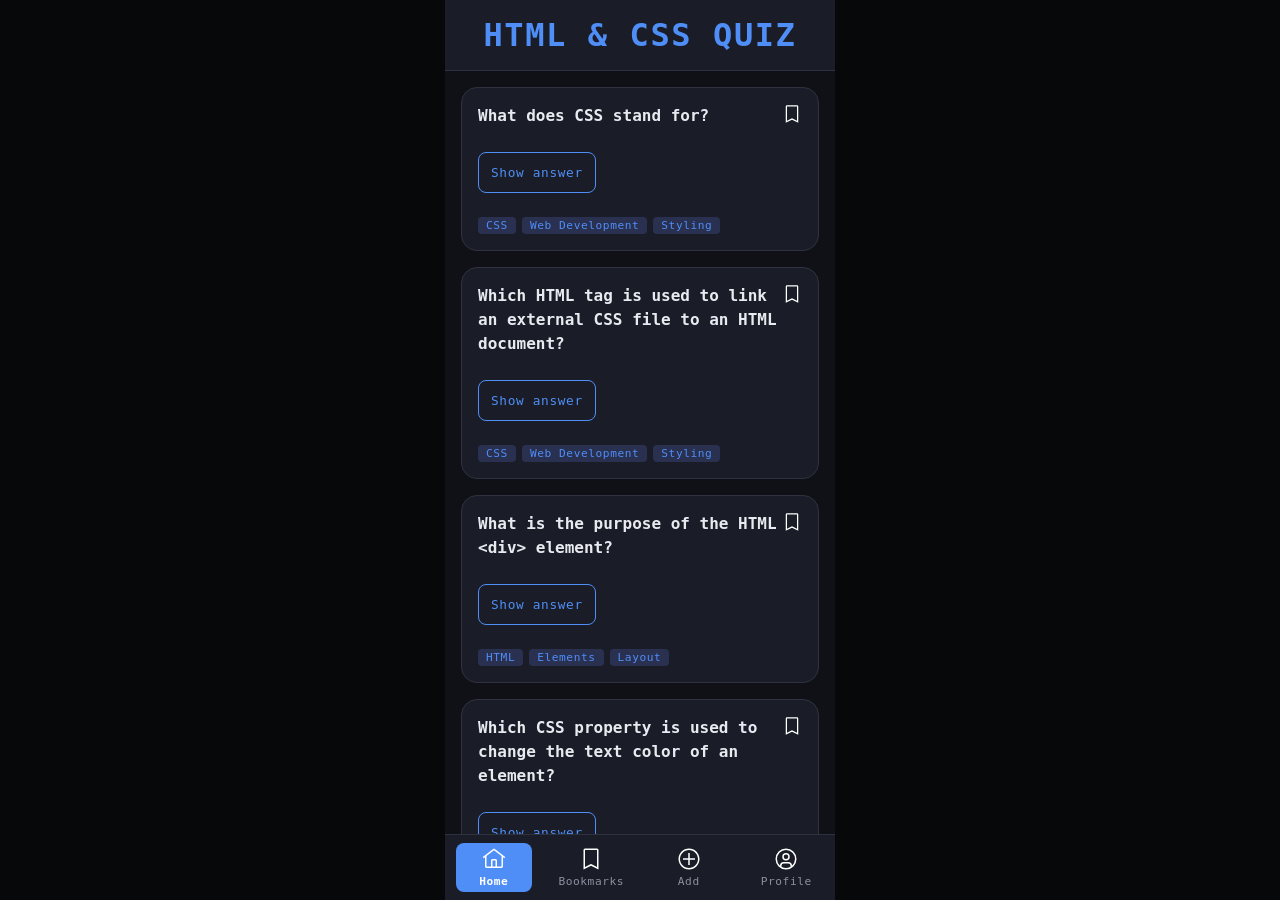
<file: index.html>
<!doctype html>
<html lang="en">
  <head>
    <meta charset="utf-8" />
    <meta name="viewport" content="width=device-width, initial-scale=1" />
    <title>HTML & CSS Quizz</title>
    <link rel="stylesheet" href="./styles.css" />
  </head>
  <body>
    <header class="header">
      <h1 class="header__title">HTML & CSS QUIZ</h1>
    </header>
    <main class="main">
      <article class="card">
        <h2 class="card__title">What does CSS stand for?</h2>
        <p class="card__answer hidden">Cascading Style Sheets</p>
        <button class="card__button">Show answer</button>
        <div class="card__bookmark">
          <img src="./assets/bookmark.svg" alt="Not bookmarked" />
        </div>
        <div class="card__tags">
          <span class="card__tag">CSS</span>
          <span class="card__tag">Web Development</span>
          <span class="card__tag">Styling</span>
        </div>
      </article>
      <article class="card">
        <h2 class="card__title">
          Which HTML tag is used to link an external CSS file to an HTML
          document?
        </h2>
        <p class="card__answer" hidden>link</p>
        <button class="card__button">Show answer</button>
        <div class="card__bookmark">
          <img src="./assets/bookmark.svg" alt="Not bookmarked" />
        </div>
        <div class="card__tags">
          <span class="card__tag">CSS</span>
          <span class="card__tag">Web Development</span>
          <span class="card__tag">Styling</span>
        </div>
      </article>
      <article class="card">
        <h2 class="card__title">
          What is the purpose of the HTML <code>&lt;div&gt;</code> element?
        </h2>
        <p class="card__answer" hidden>
          It is a container element used to group and style content together.
        </p>
        <button class="card__button">Show answer</button>
        <div class="card__bookmark">
          <img src="./assets/bookmark.svg" alt="Not bookmarked" />
        </div>
        <div class="card__tags">
          <span class="card__tag">HTML</span>
          <span class="card__tag">Elements</span>
          <span class="card__tag">Layout</span>
        </div>
      </article>
      <article class="card">
        <h2 class="card__title">
          Which CSS property is used to change the text color of an element?
        </h2>
        <p class="card__answer" hidden>Color</p>
        <button class="card__button">Show answer</button>
        <div class="card__bookmark">
          <img src="./assets/bookmark.svg" alt="Not bookmarked" />
        </div>
        <div class="card__tags">
          <span class="card__tag">CSS</span> <span class="card__tag">Text</span>
          <span class="card__tag">Styling</span>
        </div>
      </article>
      <article class="card">
        <h2 class="card__title">
          What is the default display property for most HTML elements?
        </h2>
        <p class="card__answer" hidden>block</p>
        <button class="card__button">Show answer</button>
        <div class="card__bookmark">
          <img src="./assets/bookmark.svg" alt="Not bookmarked" />
        </div>
        <div class="card__tags">
          <span class="card__tag">CSS</span>
          <span class="card__tag">Display</span>
          <span class="card__tag">Elements</span>
        </div>
      </article>
      <article class="card">
        <h2 class="card__title">
          How can you center an element horizontally in CSS?
        </h2>
        <p class="card__answer" hidden>
          By setting its margin property to auto.
        </p>
        <button class="card__button">Show answer</button>
        <div class="card__bookmark">
          <img src="./assets/bookmark.svg" alt="Not bookmarked" />
        </div>
        <div class="card__tags">
          <span class="card__tag">CSS</span>
          <span class="card__tag">Layout</span>
          <span class="card__tag">Centering</span>
        </div>
      </article>
      <article class="card">
        <h2 class="card__title">
          What is the CSS pseudo-class used to select the first child of an
          element?
        </h2>
        <p class="card__answer" hidden>:first-child</p>
        <button class="card__button">Show answer</button>
        <div class="card__bookmark">
          <img src="./assets/bookmark.svg" alt="Not bookmarked" />
        </div>
        <div class="card__tags">
          <span class="card__tag">CSS</span>
          <span class="card__tag">Selectors</span>
          <span class="card__tag">Pseudo-Class</span>
        </div>
      </article>
      <article class="card">
        <h2 class="card__title">
          Which HTML tag is used to create an ordered (numbered) list?
        </h2>
        <p class="card__answer" hidden>ol</p>
        <button class="card__button">Show answer</button>
        <div class="card__bookmark">
          <img src="./assets/bookmark.svg" alt="Not bookmarked" />
        </div>
        <div class="card__tags">
          <span class="card__tag">HTML</span>
          <span class="card__tag">Lists</span>
          <span class="card__tag">Elements</span>
        </div>
      </article>
      <article class="card">
        <h2 class="card__title">
          In CSS, what property is used to control the spacing between lines of
          text within an element?
        </h2>
        <p class="card__answer" hidden>line-height</p>
        <button class="card__button">Show answer</button>
        <div class="card__bookmark">
          <img src="./assets/bookmark.svg" alt="Not bookmarked" />
        </div>
        <div class="card__tags">
          <span class="card__tag">CSS</span> <span class="card__tag">Text</span>
          <span class="card__tag">Typography</span>
        </div>
      </article>
      <article class="card">
        <h2 class="card__title">
          What does the term "responsive web design" refer to?
        </h2>
        <p class="card__answer" hidden>
          It refers to designing web pages that adapt and display well on
          various screen sizes and devices.
        </p>
        <button class="card__button">Show answer</button>
        <div class="card__bookmark">
          <img src="./assets/bookmark.svg" alt="Not bookmarked" />
        </div>
        <div class="card__tags">
          <span class="card__tag">Web Design</span>
          <span class="card__tag">Responsive</span>
          <span class="card__tag">CSS</span> <span class="card__tag">HTML</span>
        </div>
      </article>
    </main>
    <nav class="navbar">
      <a class="navbar__link navbar__link--active" href="index.html">
        <img class="navbar__icon" src="./assets/home.svg" alt="Home" />
        <span class="navbar__label">Home</span>
      </a>
      <a class="navbar__link" href="bookmarks.html">
        <img class="navbar__icon" src="./assets/bookmark.svg" alt="Bookmarks" />
        <span class="navbar__label">Bookmarks</span>
      </a>
      <a class="navbar__link" href="form.html">
        <img
          class="navbar__icon"
          src="./assets/add.svg"
          alt="Add a new question"
        />
        <span class="navbar__label">Add</span>
      </a>
      <a class="navbar__link" href="profile.html">
        <img
          class="navbar__icon"
          src="./assets/user--avatar.svg"
          alt="Profile"
        />
        <span class="navbar__label">Profile</span>
      </a>
    </nav>
    <script src="card.js" defer></script>
  </body>
</html>
</file>
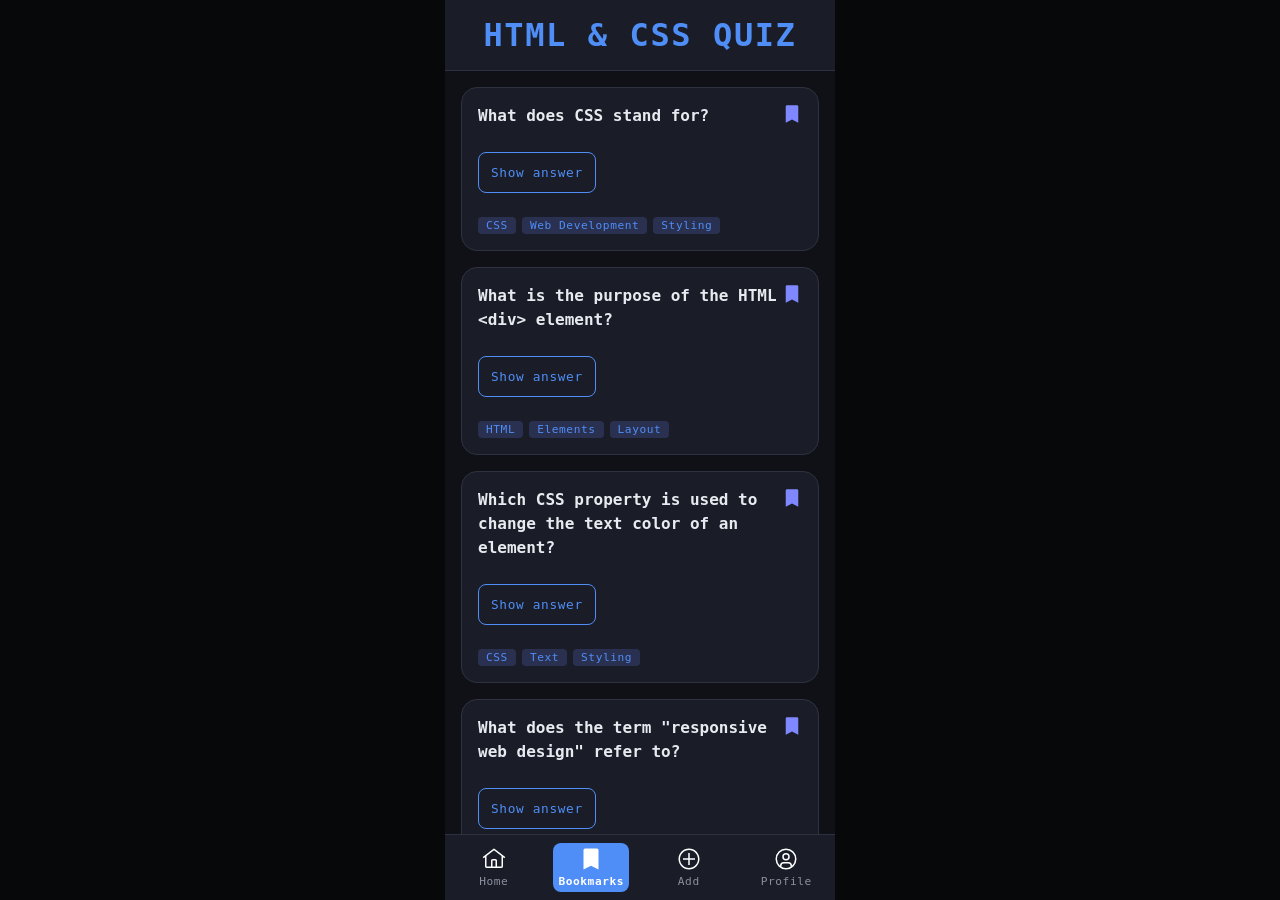
<file: bookmarks.html>
<!doctype html>
<html lang="en">
  <head>
    <meta charset="utf-8" />
    <meta name="viewport" content="width=device-width, initial-scale=1" />
    <title>HTML & CSS Quizz</title>
    <link rel="stylesheet" href="./styles.css" />
  </head>
  <body>
    <header class="header">
      <h1 class="header__title">HTML & CSS QUIZ</h1>
    </header>
    <main class="main">
      <article class="card">
        <h2 class="card__title">What does CSS stand for?</h2>
        <p class="card__answer hidden">Cascading Style Sheets</p>
        <button class="card__button">Show answer</button>
        <div class="card__bookmark card__bookmark--active">
          <img src="./assets/bookmark--filled.svg" alt="Bookmarked" />
        </div>
        <div class="card__tags">
          <span class="card__tag">CSS</span>
          <span class="card__tag">Web Development</span>
          <span class="card__tag">Styling</span>
        </div>
      </article>

      <article class="card">
        <h2 class="card__title">
          What is the purpose of the HTML <code>&lt;div&gt;</code> element?
        </h2>
        <p class="card__answer" hidden>
          It is a container element used to group and style content together.
        </p>
        <button class="card__button">Show answer</button>
        <div class="card__bookmark card__bookmark--active">
          <img src="./assets/bookmark--filled.svg" alt="Bookmarked" />
        </div>
        <div class="card__tags">
          <span class="card__tag">HTML</span>
          <span class="card__tag">Elements</span>
          <span class="card__tag">Layout</span>
        </div>
      </article>
      <article class="card">
        <h2 class="card__title">
          Which CSS property is used to change the text color of an element?
        </h2>
        <p class="card__answer" hidden>Color</p>
        <button class="card__button">Show answer</button>
        <div class="card__bookmark card__bookmark--active">
          <img src="./assets/bookmark--filled.svg" alt="Bookmarked" />
        </div>
        <div class="card__tags">
          <span class="card__tag">CSS</span> <span class="card__tag">Text</span>
          <span class="card__tag">Styling</span>
        </div>
      </article>
      <article class="card">
        <h2 class="card__title">
          What does the term "responsive web design" refer to?
        </h2>
        <p class="card__answer" hidden>
          It refers to designing web pages that adapt and display well on
          various screen sizes and devices.
        </p>
        <button class="card__button">Show answer</button>
        <div class="card__bookmark card__bookmark--active">
          <img src="./assets/bookmark--filled.svg" alt="Bookmarked" />
        </div>
        <div class="card__tags">
          <span class="card__tag">Web Design</span>
          <span class="card__tag">Responsive</span>
          <span class="card__tag">CSS</span> <span class="card__tag">HTML</span>
        </div>
      </article>
    </main>
    <nav class="navbar">
      <a class="navbar__link" href="index.html">
        <img class="navbar__icon" src="./assets/home.svg" alt="Home" />
        <span class="navbar__label">Home</span>
      </a>
      <a class="navbar__link navbar__link--active" href="bookmarks.html">
        <img
          class="navbar__icon"
          src="./assets/bookmark--filled.svg"
          alt="Bookmarks"
        />
        <span class="navbar__label">Bookmarks</span>
      </a>
      <a class="navbar__link" href="form.html">
        <img
          class="navbar__icon"
          src="./assets/add.svg"
          alt="Add a new question"
        />
        <span class="navbar__label">Add</span>
      </a>
      <a class="navbar__link" href="profile.html">
        <img
          class="navbar__icon"
          src="./assets/user--avatar.svg"
          alt="Profile"
        />
        <span class="navbar__label">Profile</span>
      </a>
    </nav>
    <script src="card.js" defer></script>
  </body>
</html>
</file>
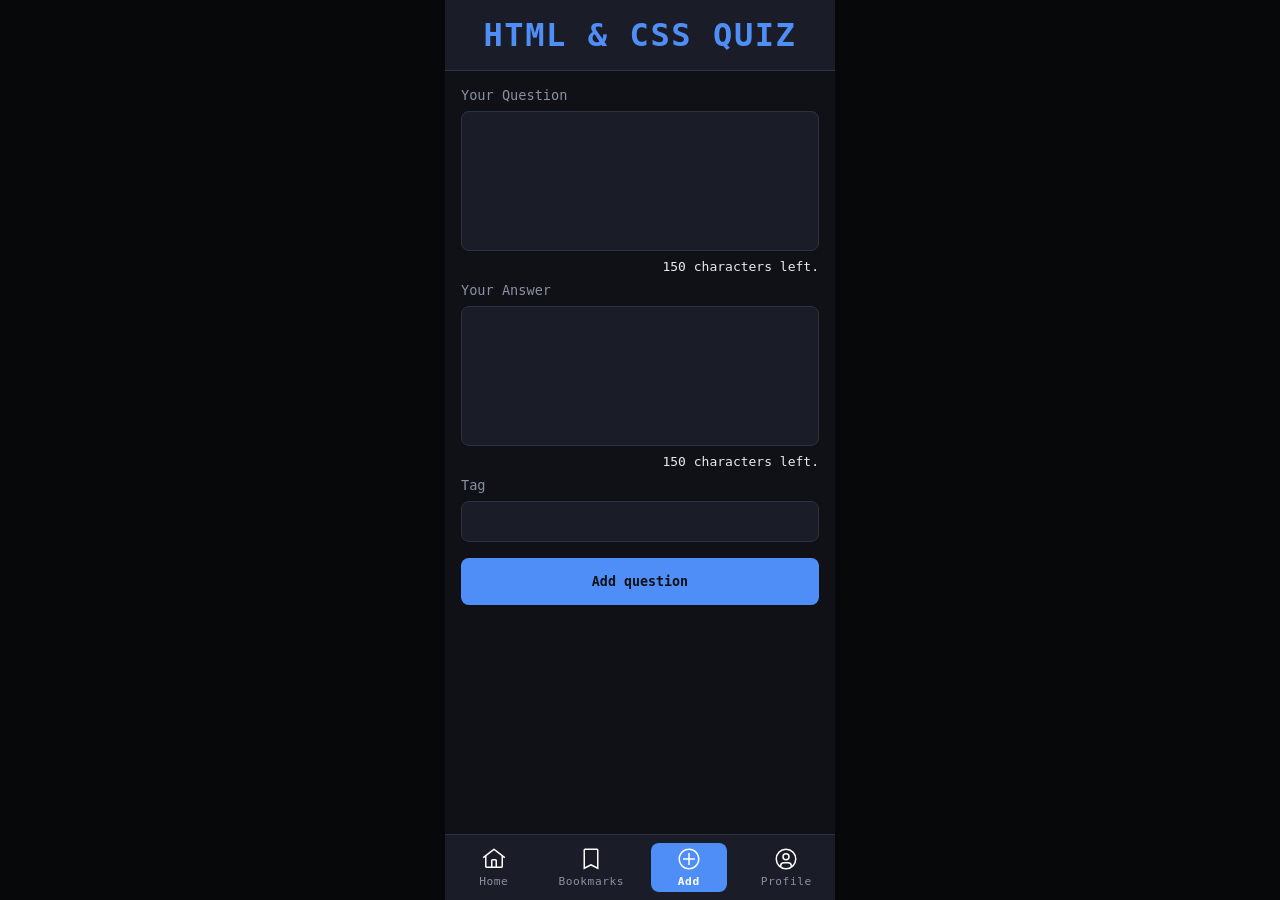
<file: form.html>
<!doctype html>
<html lang="en">
  <head>
    <meta charset="UTF-8" />
    <meta name="viewport" content="width=device-width, initial-scale=1.0" />
    <title>HTML & CSS Quiz</title>
    <link rel="stylesheet" href="./styles.css" />
  </head>
  <body>
    <header class="header">
      <h1 class="header__title">HTML & CSS QUIZ</h1>
    </header>
    <main class="main">
      <form class="form">
        <label class="form__label" for="question">Your Question</label>
        <textarea
          class="form__textarea"
          id="question"
          name="question"
          maxlength="150"
        ></textarea>
        <p class="form__counter" id="question__counter">150 characters left.</p>

        <label class="form__label" for="answer">Your Answer</label>
        <textarea
          class="form__textarea"
          id="answer"
          name="answer"
          maxlength="150"
        ></textarea>
        <p class="form__counter" id="answer__counter">150 characters left.</p>

        <label class="form__label" for="tag">Tag</label>
        <input class="form__input" type="text" id="tag" name="tag" />

        <button class="form__submit" type="submit">Add question</button>
      </form>
    </main>
    <nav class="navbar">
      <a class="navbar__link" href="index.html">
        <img class="navbar__icon" src="./assets/home.svg" alt="Home" />
        <span class="navbar__label">Home</span>
      </a>
      <a class="navbar__link" href="bookmarks.html">
        <img class="navbar__icon" src="./assets/bookmark.svg" alt="Bookmarks" />
        <span class="navbar__label">Bookmarks</span>
      </a>
      <a class="navbar__link navbar__link--active" href="form.html">
        <img
          class="navbar__icon"
          src="./assets/add.svg"
          alt="Add a new question"
        />
        <span class="navbar__label">Add</span>
      </a>
      <a class="navbar__link" href="profile.html">
        <img
          class="navbar__icon"
          src="./assets/user--avatar.svg"
          alt="Profile"
        />
        <span class="navbar__label">Profile</span>
      </a>
    </nav>
    <script src="form.js" defer></script>
  </body>
</html>
</file>
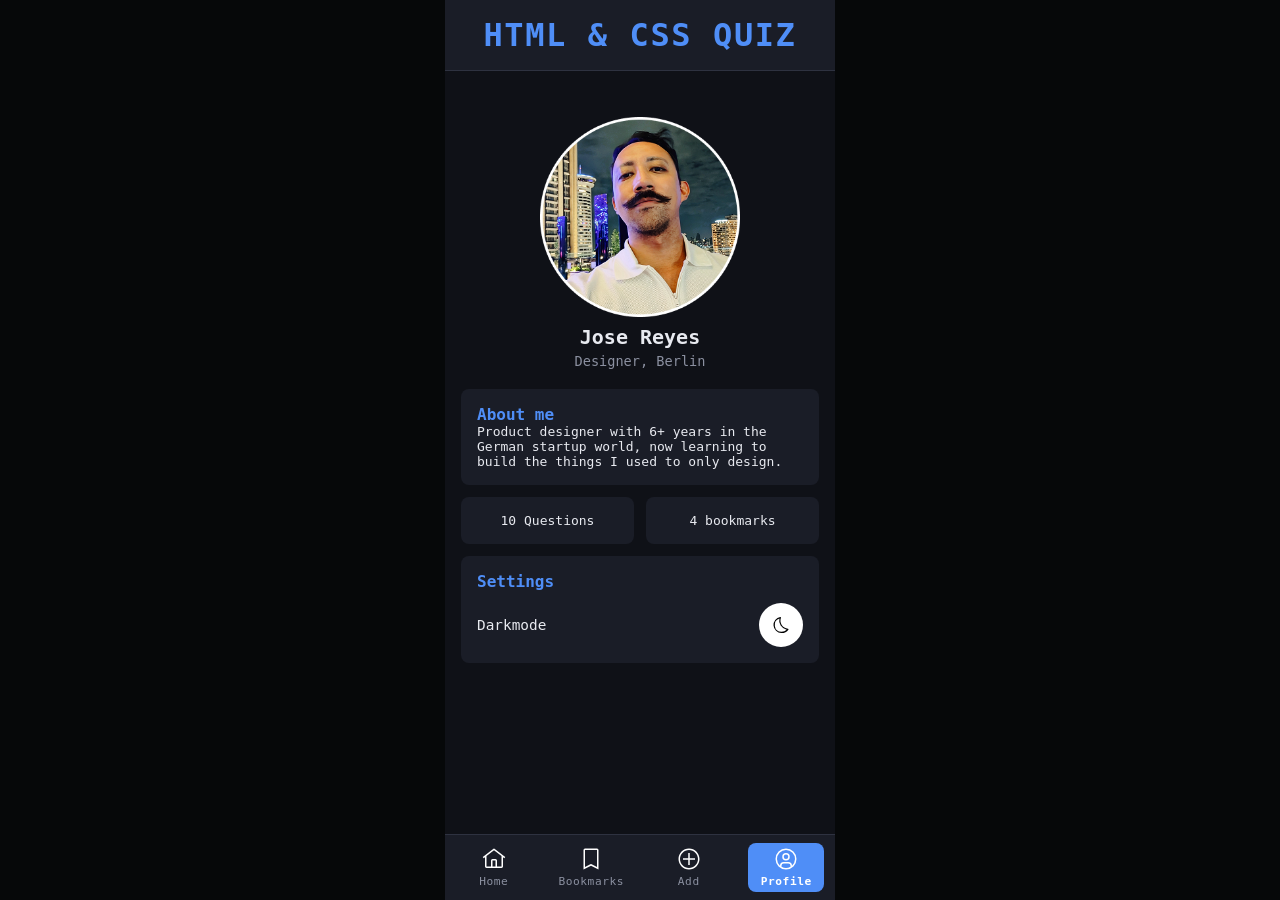
<file: profile.html>
<!doctype html>
<html lang="en">
  <head>
    <meta charset="utf-8" />
    <meta name="viewport" content="width=device-width, initial-scale=1" />
    <title>HTML & CSS Quizz</title>
    <link rel="stylesheet" href="./styles.css" />
  </head>
  <body>
    <header class="header">
      <h1 class="header__title">HTML & CSS QUIZ</h1>
    </header>
    <main class="main">
      <div class="profile__picture">
        <img
          src="./assets/profile-picture.png"
          alt="Profile picture of Jose Reyes"
        />
      </div>
      <div class="profile__bio">
        <h2 class="profile__name">Jose Reyes</h2>
        <p class="profile__location">Designer, Berlin</p>
      </div>
      <article class="profile__aboutme">
        <h2 class="profile__aboutme-title">About me</h2>
        <p>
          Product designer with 6+ years in the German startup world, now
          learning to build the things I used to only design.
        </p>
      </article>
      <section class="profile__analytics">
        <div class="profile__bento">10 Questions</div>
        <div class="profile__bento">4 bookmarks</div>
      </section>
      <section class="profile__settings">
        <h2 class="profile__settings-title">Settings</h2>
        <div class="profile__setting">
          <span class="profile__setting-label">Darkmode</span>
          <button
            class="profile__setting-toggle"
            aria-label="Switch to light mode"
          >
            <img class="profile__setting-icon" src="./assets/moon.svg" alt="" />
          </button>
        </div>
      </section>
    </main>
    <nav class="navbar">
      <a class="navbar__link" href="index.html">
        <img class="navbar__icon" src="./assets/home.svg" alt="Home" />
        <span class="navbar__label">Home</span>
      </a>
      <a class="navbar__link" href="bookmarks.html">
        <img class="navbar__icon" src="./assets/bookmark.svg" alt="Bookmarks" />
        <span class="navbar__label">Bookmarks</span>
      </a>
      <a class="navbar__link" href="form.html">
        <img
          class="navbar__icon"
          src="./assets/add.svg"
          alt="Add a new question"
        />
        <span class="navbar__label">Add</span>
      </a>
      <a class="navbar__link navbar__link--active" href="profile.html">
        <img
          class="navbar__icon"
          src="./assets/user--avatar.svg"
          alt="Profile"
        />
        <span class="navbar__label">Profile</span>
      </a>
    </nav>
    <script src="profile.js" defer></script>
  </body>
</html>
</file>
<file: styles.css>
@import "./global.css";
@import "./components/header.css";
@import "./components/card.css";
@import "./components/navbar.css";
@import "./components/profile.css";
@import "./components/form.css";
</file>
